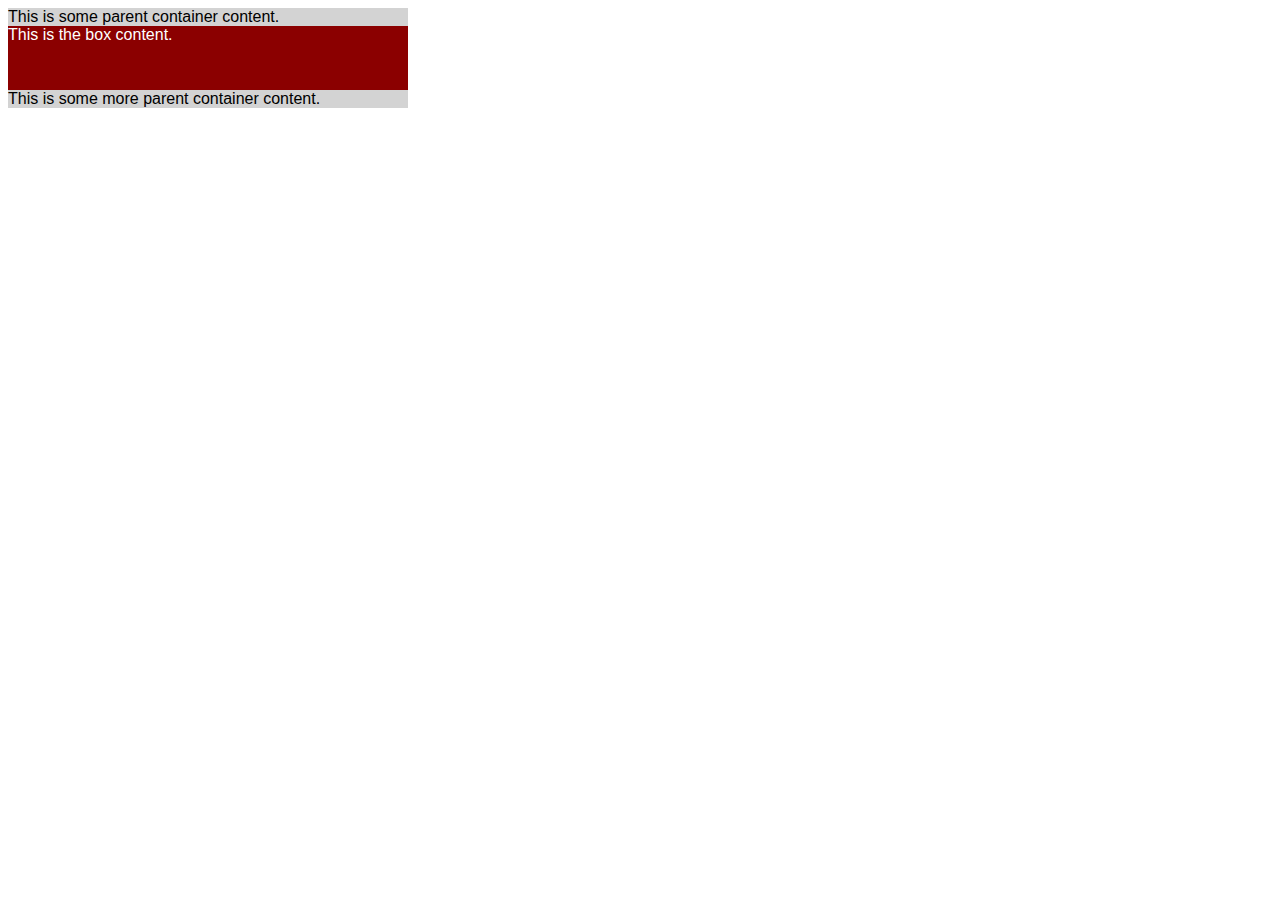
<file: in-lab-advanced-examples/puinote-lab01/example-box-model/index.html>
<html>
  <head>
    <link rel="stylesheet" href="./style.css" type="text/css" />
  </head>
  <body>
    <div id="parent">
      This is some parent container content.
      <div id="box">This is the box content.</div>
      This is some more parent container content.
    </div>
  </body>
</html>
</file>
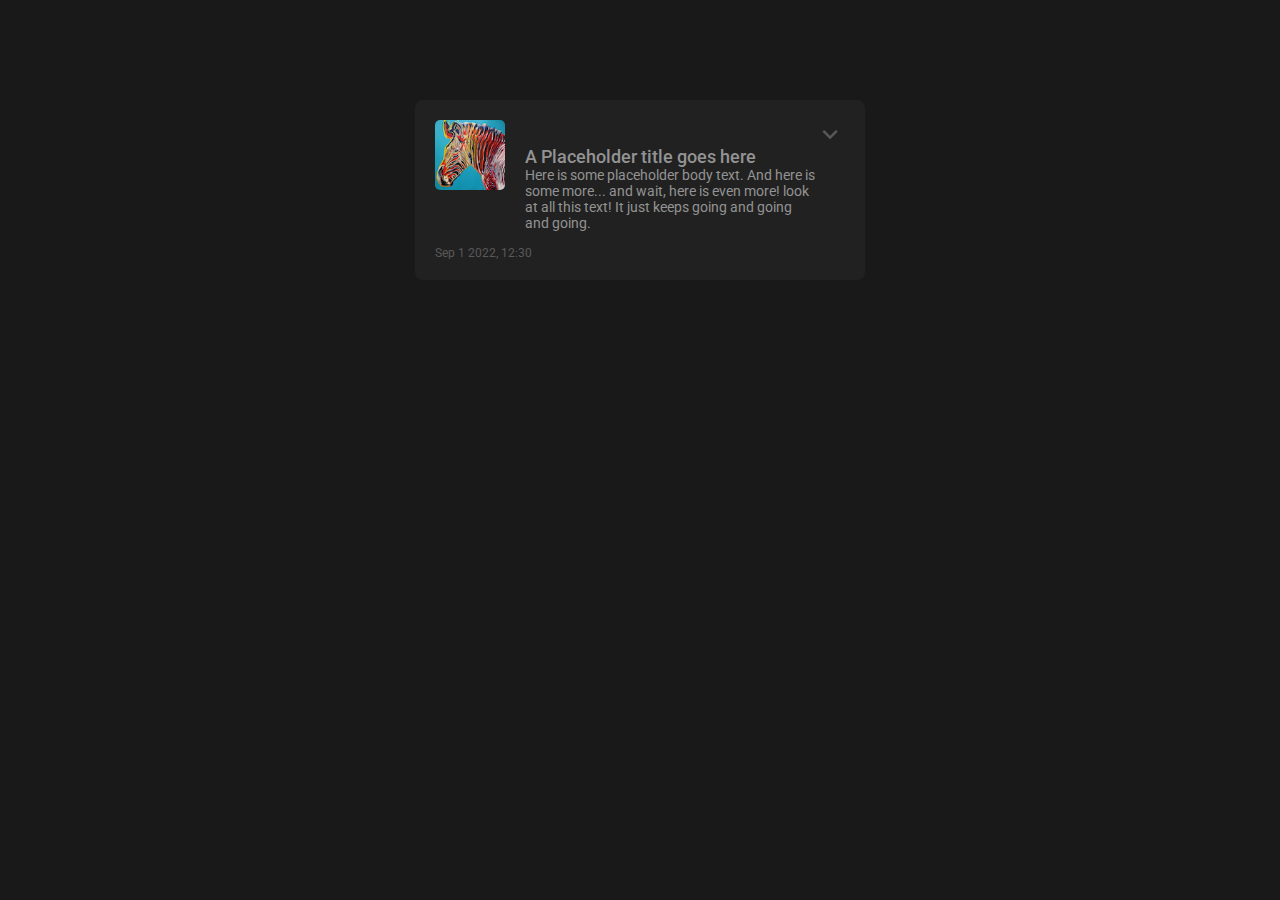
<file: in-lab-advanced-examples/puinote-lab01/puinote-end/index.html>
<!DOCTYPE html>

<html>

  <head>
    <title>PUI-NOTE Exercise 1</title>    
    
    <!-- Our application uses the fonts "Roboto" and "Roboto Mono". These are
    not installed on every computer, so we link to them (from Google Fonts)
    in the section below. -->
    <link rel="preconnect" href="https://fonts.googleapis.com">
    <link rel="preconnect" href="https://fonts.gstatic.com" crossorigin>
    <link href="https://fonts.googleapis.com/css2?family=Roboto+Mono:ital,wght@1,100;1,200&display=swap"
      rel="stylesheet">
    <link href="https://fonts.googleapis.com/css2?family=Roboto:wght@100;300;400;500;700;900&display=swap"
      rel="stylesheet">
    <link rel="stylesheet" href="https://fonts.googleapis.com/css2?family=Material+Symbols+Outlined:opsz,wght,FILL,GRAD@48,400,0,0" />
  
    <link rel="stylesheet" href="css/style.css"
  </head>


  <body>
    <div class="notecard">
      <div class="notecard-left">
        <div class="notecard-main-content">
          <img class="notecard-thumbnail" src="assets/warhol-zebra.png" />
          <div class="notecard-text">
            <div class="note-title">
              A Placeholder title goes here
            </div>
            <div class="note-body">
              Here is some placeholder body text. And here is some more...  and wait, here is even more! look at all this text! It just
              keeps going and going and going.
            </div>
          </div>
        </div>

        <div class="notecard-footer">
          Sep 1 2022, 12:30
        </div>
      </div>
      <div class="notecard-right">
        <div class="icon icon-expand material-symbols-outlined">
          expand_more
        </div>
        <div class="icon icon-collapse material-symbols-outlined">
          expand_less
        </div>
      </div>

    </div>
  </body>

</html>
</file>
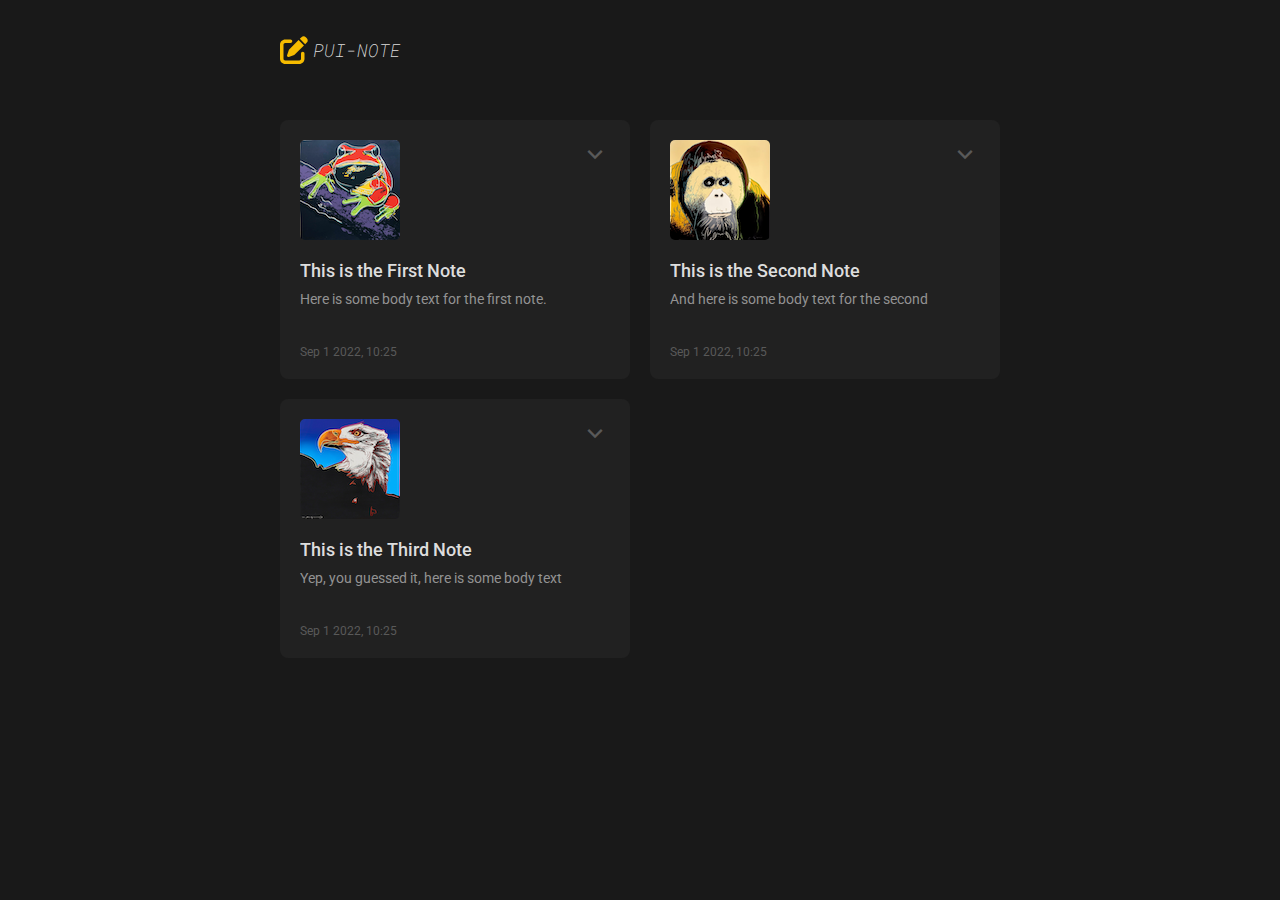
<file: in-lab-advanced-examples/puinote-lab02/puinote-end/index.html>
<!-- TODO: add comments -->
<!DOCTYPE html>

<!-- TODO: add comments -->
<html>

  <!-- TODO: add comments -->
  <head>
    <!-- TODO: add comments -->
    <meta name="viewport" content="width=device-width, initial-scale=1">

    <!-- Our application uses the fonts "Roboto" and "Roboto Mono". These are
      not installed on every computer, so we link to them (from Google Fonts)
      in the section below. -->
    <link rel="preconnect" href="https://fonts.googleapis.com">
    <link rel="preconnect" href="https://fonts.gstatic.com" crossorigin>
    <link href="https://fonts.googleapis.com/css2?family=Roboto+Mono:ital,wght@1,100;1,200&display=swap"
      rel="stylesheet">
    <link href="https://fonts.googleapis.com/css2?family=Roboto:wght@100;300;400;500;700;900&display=swap"
      rel="stylesheet">

    <!-- TODO: add comments -->
    <link rel="stylesheet" href="https://fonts.googleapis.com/css2?family=Material+Symbols+Outlined:opsz,wght,FILL,GRAD@48,400,0,0" />

    <!-- We always include our stylesheets last (after the Google Fonts, for
      instance), that way it takes precedence. If there are any conflicts, the
      browser will refer to the most recently loaded stylesheet. -->
    <link rel="stylesheet" href="css/base.css">
    <link rel="stylesheet" href="css/notecard.css">
    <link rel="stylesheet" href="css/editor.css">

    <script defer src="js/app.js"></script>
  </head>


  <!-- TODO: add comments -->
  <body>

    <!-- TODO: add comments -->
    <div id="container">

      <!-- TODO: add comments -->
      <header>
        <img id="logo-img" src="assets/pen-to-square-solid.svg" />
        <h1> PUI-NOTE </h1>
      </header>


      <!-- TODO: add comments -->
      <div id="notecard-list">

      <!-- TODO: add comments -->
        <div class="notecard" id="notecard-one">
          
          <!-- TODO: add comments -->
          <div class="notecard-left">
            
            <!-- TODO: add comments -->
            <div class="notecard-main-content">
              <img class="notecard-thumbnail" src="assets/warhol-zebra.png"/>
              <div class="notecard-text">
                <div class="note-title-container">
                  <div class="note-title">
                    Placeholder Title
                  </div>
                </div>
                <div class="note-body">
                  Here is some placeholder body text.
                </div>
              </div>
            </div>

              <!-- TODO: add comments -->
            <div class="notecard-footer">
              Aug 8 2022, 11:09
            </div>

          </div> <!-- END notecard-left -->


            <!-- TODO: add comments -->
          <div class="notecard-right">

              <!-- TODO: add comments -->
            <div class="icon icon-expand material-symbols-outlined">
              expand_more
            </div>
            <div class="icon icon-collapse material-symbols-outlined">
              expand_less
            </div>

              <!-- TODO: add comments -->
            <div class="toolbar">
              <div class="material-symbols-outlined icon icon-edit">
                edit
              </div>
              <div class="material-symbols-outlined icon icon-delete">
                delete
              </div>
            </div>
          </div> <!-- END notecard-right -->


        </div> <!-- END notecard -->
        <div class="notecard" id="notecard-two">
          
          <!-- TODO: add comments -->
          <div class="notecard-left">
            
            <!-- TODO: add comments -->
            <div class="notecard-main-content">
              <img class="notecard-thumbnail" src="assets/warhol-zebra.png"/>
              <div class="notecard-text">
                <div class="note-title-container">
                  <div class="note-title">
                    Placeholder Title
                  </div>
                </div>
                <div class="note-body">
                  Here is some placeholder body text.
                </div>
              </div>
            </div>

              <!-- TODO: add comments -->
            <div class="notecard-footer">
              Aug 8 2022, 11:09
            </div>

          </div> <!-- END notecard-left -->


            <!-- TODO: add comments -->
          <div class="notecard-right">

              <!-- TODO: add comments -->
            <div class="icon icon-expand material-symbols-outlined">
              expand_more
            </div>
            <div class="icon icon-collapse material-symbols-outlined">
              expand_less
            </div>

              <!-- TODO: add comments -->
            <div class="toolbar">
              <div class="material-symbols-outlined icon icon-edit">
                edit
              </div>
              <div class="material-symbols-outlined icon icon-delete">
                delete
              </div>
            </div>
          </div> <!-- END notecard-right -->


        </div> <!-- END notecard -->
        <div class="notecard" id="notecard-three">
          
          <!-- TODO: add comments -->
          <div class="notecard-left">
            
            <!-- TODO: add comments -->
            <div class="notecard-main-content">
              <img class="notecard-thumbnail" src="assets/warhol-zebra.png"/>
              <div class="notecard-text">
                <div class="note-title-container">
                  <div class="note-title">
                    Placeholder Title
                  </div>
                </div>
                <div class="note-body">
                  Here is some placeholder body text.
                </div>
              </div>
            </div>

              <!-- TODO: add comments -->
            <div class="notecard-footer">
              Aug 8 2022, 11:09
            </div>

          </div> <!-- END notecard-left -->


            <!-- TODO: add comments -->
          <div class="notecard-right">

              <!-- TODO: add comments -->
            <div class="icon icon-expand material-symbols-outlined">
              expand_more
            </div>
            <div class="icon icon-collapse material-symbols-outlined">
              expand_less
            </div>

              <!-- TODO: add comments -->
            <div class="toolbar">
              <div class="material-symbols-outlined icon icon-edit">
                edit
              </div>
              <div class="material-symbols-outlined icon icon-delete">
                delete
              </div>
            </div>
          </div> <!-- END notecard-right -->


        </div> <!-- END notecard -->

      </div> <!-- END notecard-list -->


      <!-- TODO: add comments -->
      <div id="note-editor">
        
        <!-- TODO: add comments -->
        <div id="btn-new-note">
          EDIT NOTE
        </div>

        <!-- TODO: add comments -->
        <div class="note-editor-contents">

          <!-- TODO: add comments -->
          <div class="note-editor-left">

            <!-- TODO: add comments -->

            <!-- TODO: add comments -->
            <form>
              <input id="note-editor-title" placeholder="Title of Your Note..."
                name="dummy" maxlength="50"></input>
              <textarea id="note-editor-body" placeholder="Body of Your Note..."
                rows="15" maxlength="1000"></textarea>
            </form>

          </div>

          <!-- TODO: add comments -->
          <div class="note-editor-right">
            <div class="material-symbols-outlined icon icon-done">
              done
            </div>
          </div>

        </div> <!-- END note-editor-contents -->

      </div> <!-- END note-editor -->


    </div> <!-- END container -->


  </body>
</html>
</file>
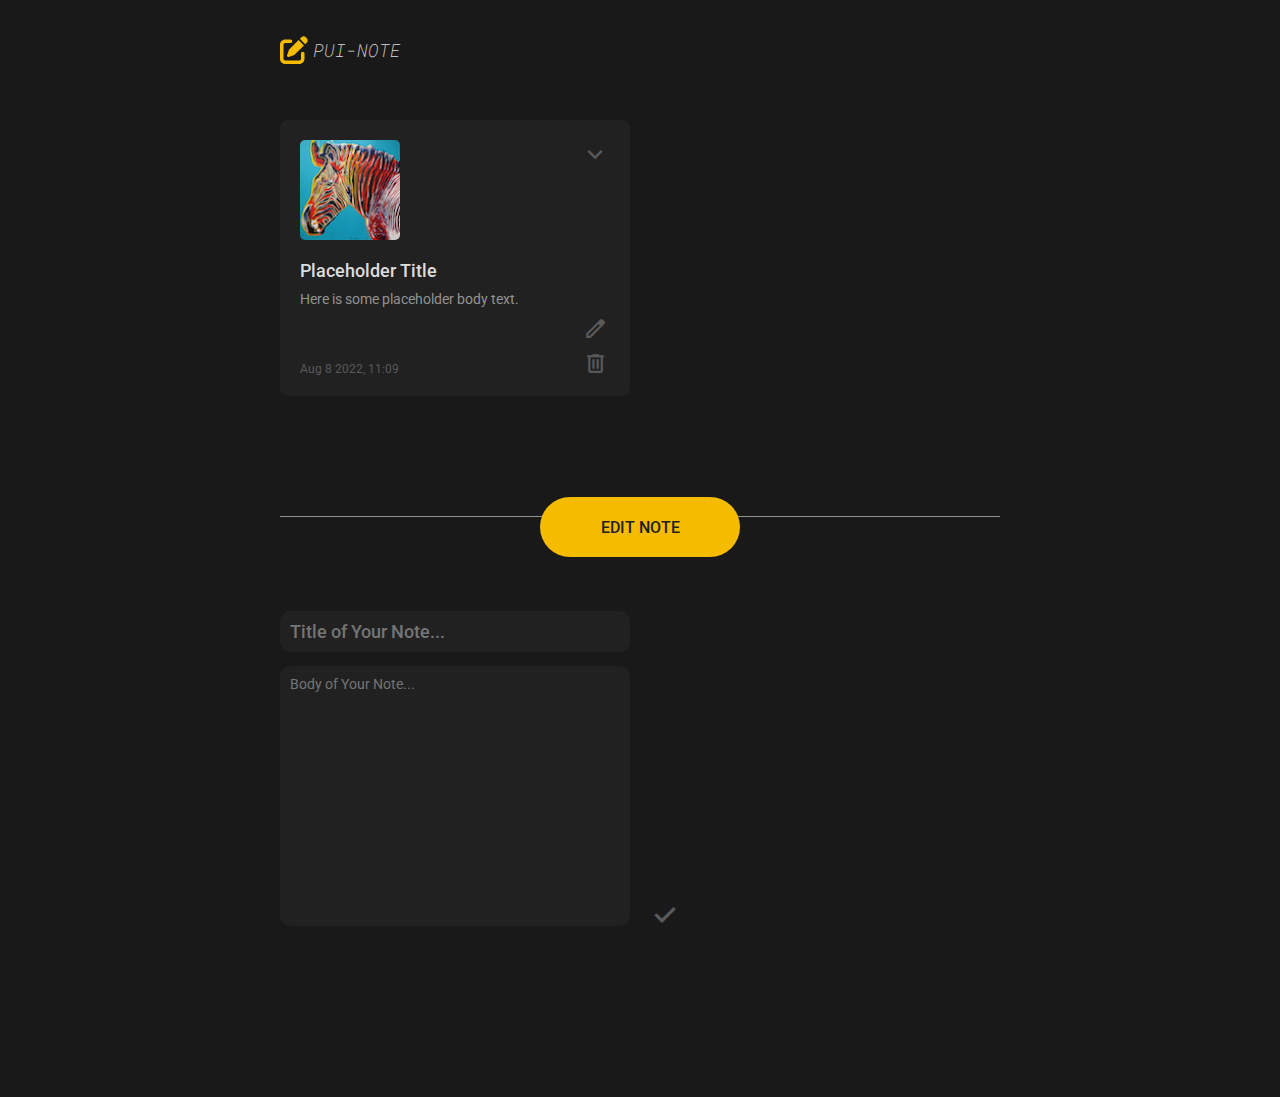
<file: in-lab-advanced-examples/puinote-lab02/puinote-start/index.html>
<!-- TODO: add comments -->
<!DOCTYPE html>

<!-- TODO: add comments -->
<html>

  <!-- TODO: add comments -->
  <head>
    <!-- TODO: add comments -->
    <meta name="viewport" content="width=device-width, initial-scale=1">

    <!-- Our application uses the fonts "Roboto" and "Roboto Mono". These are
      not installed on every computer, so we link to them (from Google Fonts)
      in the section below. -->
    <link rel="preconnect" href="https://fonts.googleapis.com">
    <link rel="preconnect" href="https://fonts.gstatic.com" crossorigin>
    <link href="https://fonts.googleapis.com/css2?family=Roboto+Mono:ital,wght@1,100;1,200&display=swap"
      rel="stylesheet">
    <link href="https://fonts.googleapis.com/css2?family=Roboto:wght@100;300;400;500;700;900&display=swap"
      rel="stylesheet">

    <!-- TODO: add comments -->
    <link rel="stylesheet" href="https://fonts.googleapis.com/css2?family=Material+Symbols+Outlined:opsz,wght,FILL,GRAD@48,400,0,0" />

    <!-- We always include our stylesheets last (after the Google Fonts, for
      instance), that way it takes precedence. If there are any conflicts, the
      browser will refer to the most recently loaded stylesheet. -->
    <link rel="stylesheet" href="css/base.css">
    <link rel="stylesheet" href="css/notecard.css">
    <link rel="stylesheet" href="css/editor.css">

  </head>


  <!-- TODO: add comments -->
  <body>

    <!-- TODO: add comments -->
    <div id="container">

      <!-- TODO: add comments -->
      <header>
        <img id="logo-img" src="assets/pen-to-square-solid.svg" />
        <h1> PUI-NOTE </h1>
      </header>


      <!-- TODO: add comments -->
      <div id="notecard-list">

      <!-- TODO: add comments -->
        <div class="notecard expanded" id="notecard-one">
          
          <!-- TODO: add comments -->
          <div class="notecard-left">
            
            <!-- TODO: add comments -->
            <div class="notecard-main-content">
              <img class="notecard-thumbnail" src="assets/warhol-zebra.png"/>
              <div class="notecard-text">
                <div class="note-title-container">
                  <div class="note-title">
                    Placeholder Title
                  </div>
                </div>
                <div class="note-body">
                  Here is some placeholder body text.
                </div>
              </div>
            </div>

              <!-- TODO: add comments -->
            <div class="notecard-footer">
              Aug 8 2022, 11:09
            </div>

          </div> <!-- END notecard-left -->


            <!-- TODO: add comments -->
          <div class="notecard-right">

              <!-- TODO: add comments -->
            <div class="icon icon-expand material-symbols-outlined">
              expand_more
            </div>
            <div class="icon icon-collapse material-symbols-outlined">
              expand_less
            </div>

              <!-- TODO: add comments -->
            <div class="toolbar">
              <div class="material-symbols-outlined icon icon-edit">
                edit
              </div>
              <div class="material-symbols-outlined icon icon-delete">
                delete
              </div>
            </div>
          </div> <!-- END notecard-right -->


        </div> <!-- END notecard -->


      </div> <!-- END notecard-list -->


      <!-- TODO: add comments -->
      <div id="note-editor" class="edit-mode">
        
        <!-- TODO: add comments -->
        <div id="btn-new-note">
          EDIT NOTE
        </div>

        <!-- TODO: add comments -->
        <div class="note-editor-contents">

          <!-- TODO: add comments -->
          <div class="note-editor-left">

            <!-- TODO: add comments -->

            <!-- TODO: add comments -->
            <form>
              <input id="note-editor-title" placeholder="Title of Your Note..."
                name="dummy" maxlength="50"></input>
              <textarea id="note-editor-body" placeholder="Body of Your Note..."
                rows="15" maxlength="1000"></textarea>
            </form>

          </div>

          <!-- TODO: add comments -->
          <div class="note-editor-right">
            <div class="material-symbols-outlined icon icon-done">
              done
            </div>
          </div>

        </div> <!-- END note-editor-contents -->

      </div> <!-- END note-editor -->


    </div> <!-- END container -->


  </body>
</html>
</file>
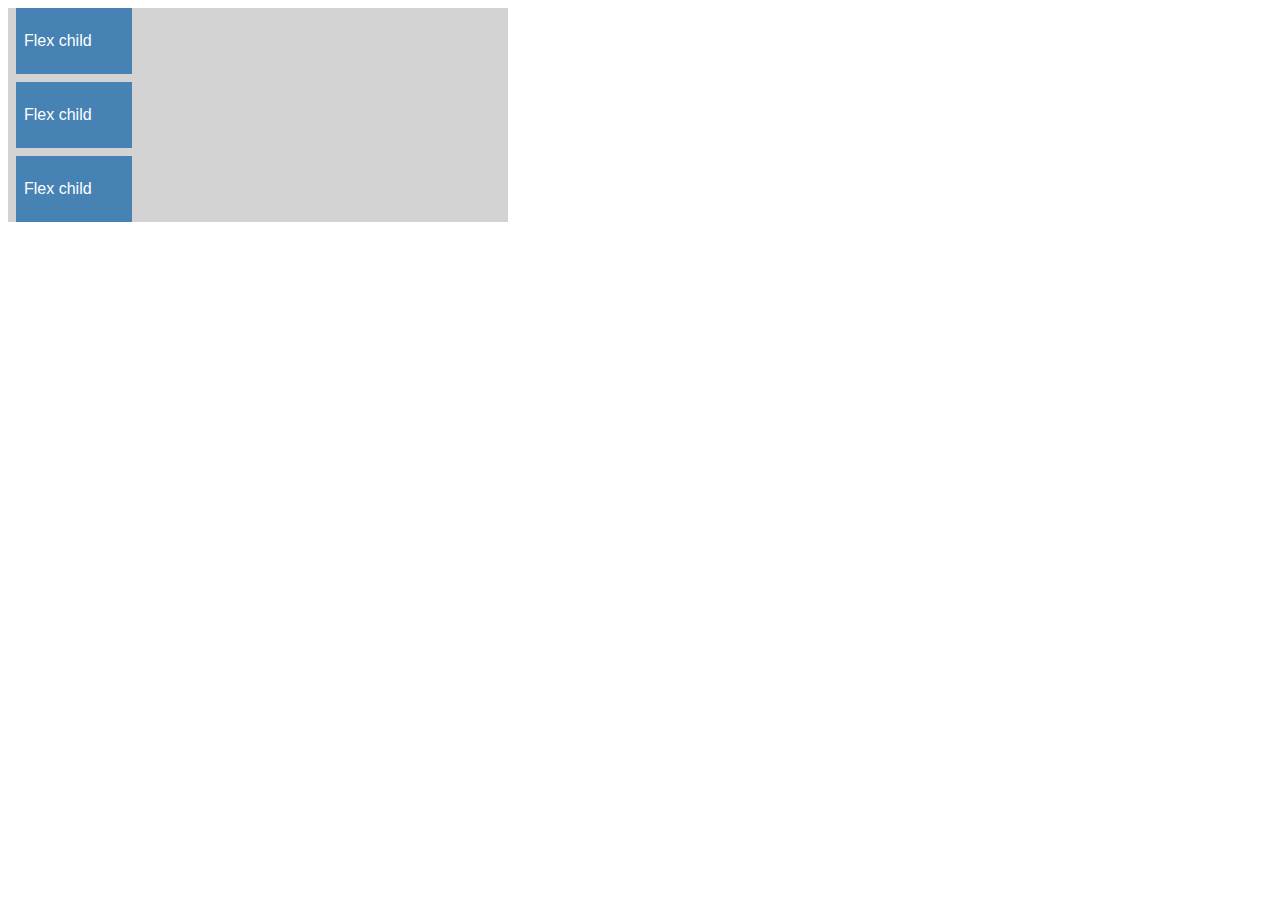
<file: in-lab-examples/puinote-lab02/example-flexbox-intro/index.html>
<html>
  <head>
    <link rel="stylesheet" href="./style.css" type="text/css" />
    <!-- <link rel="stylesheet" href="./style_solution.css" type="text/css" /> -->
  </head>
  <body>
    <div class="row">
      <div>
        <p>Flex child</p>
      </div>
      <div>
        <p>Flex child</p>
      </div>
      <div>
        <p>Flex child</p>
      </div>
    </div>
  </body>
</html>
</file>
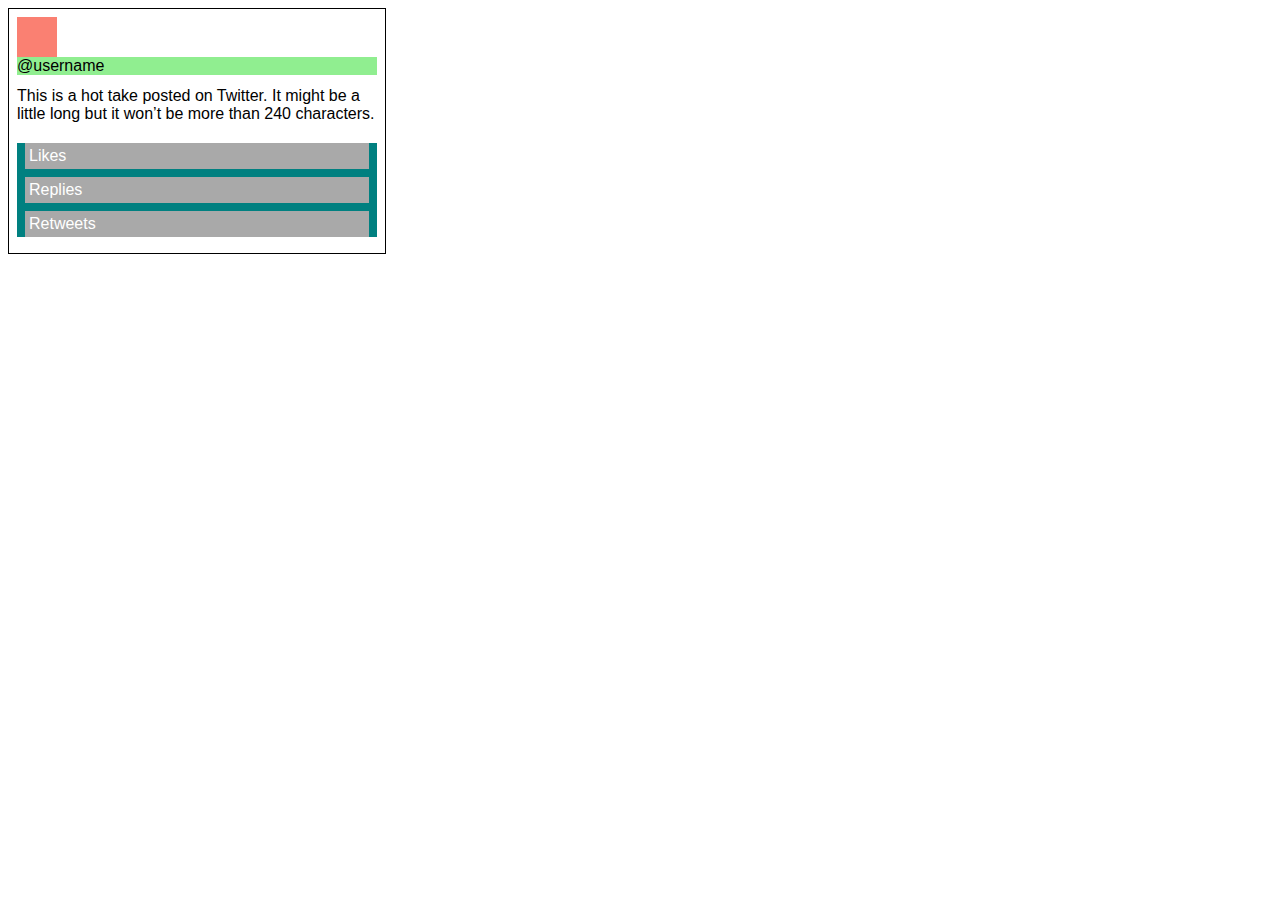
<file: in-lab-examples/puinote-lab02/example-flexbox-tweet/index.html>
<html>
  <head>
    <link rel="stylesheet" href="./style.css" type="text/css" />
    <!-- <link rel="stylesheet" href="./style_solution.css" type="text/css" /> -->
  </head>
  <body>
    <div class="tweet">
      <div class="header">
        <div class="profile-pic"></div>
        <div class="name">@username</div>
      </div>
      <div class="tweet-text">
        This is a hot take posted on Twitter. It might be a little long but it
        won’t be more than 240 characters.
      </div>
      <div class="footer">
        <div class="footer-element">Likes</div>
        <div class="footer-element">Replies</div>
        <div class="footer-element">Retweets</div>
      </div>
    </div>
  </body>
</html>
</file>
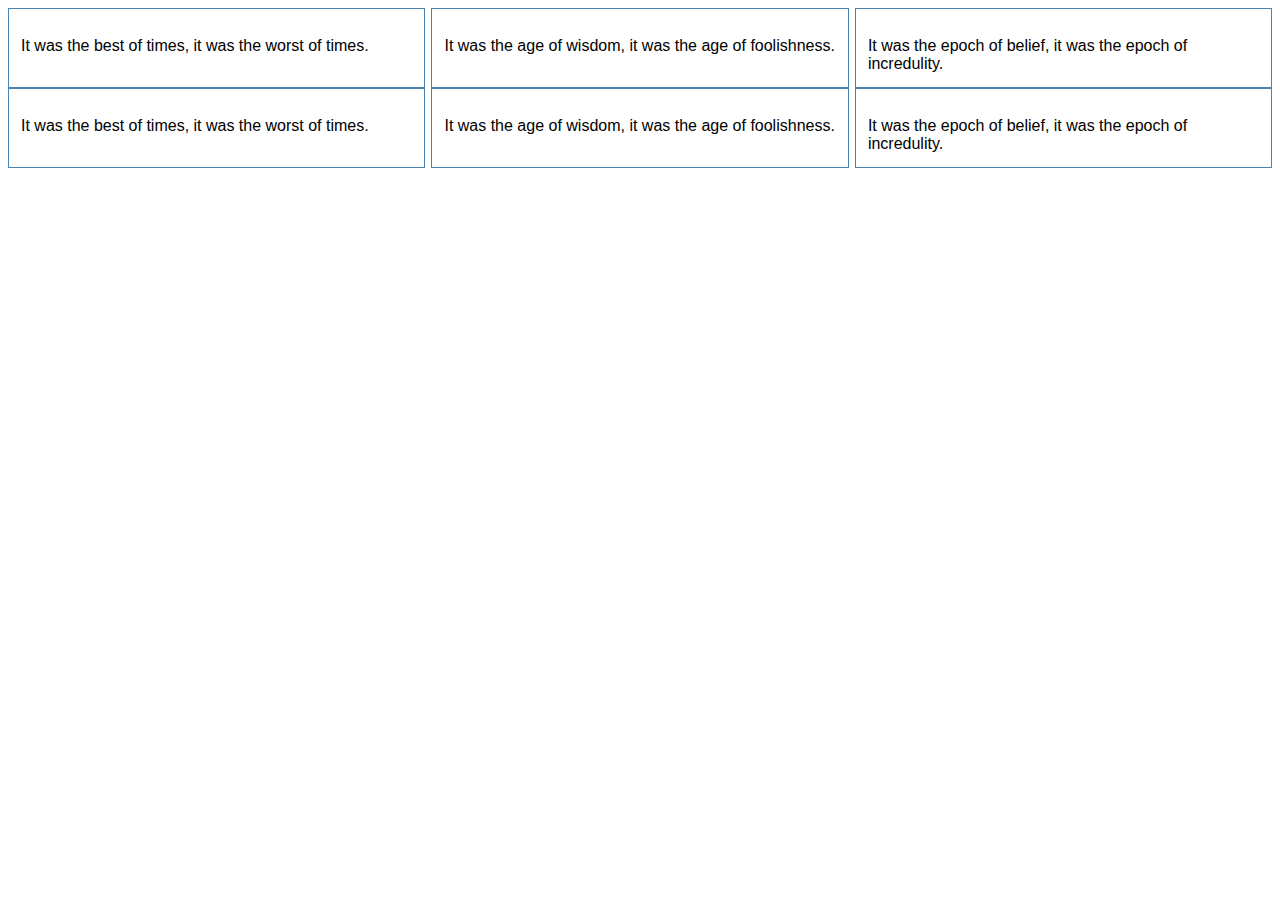
<file: in-lab-examples/puinote-lab02/example-media-queries/index.html>
<html>
  <head>
    <link rel="stylesheet" href="./style.css" type="text/css" />
    <!-- <link rel="stylesheet" href="./style_solution.css" type="text/css" /> -->
  </head>
  <body>
    <div class="container">
      <div class="column">
        <p>It was the best of times, it was the worst of times.</p>
      </div>
      <div class="column">
        <p>It was the age of wisdom, it was the age of foolishness.</p>
      </div>
      <div class="column">
        <p>It was the epoch of belief, it was the epoch of incredulity.</p>
      </div>
    </div>
    <div class="container responsive">
      <div class="column responsive">
        <p>It was the best of times, it was the worst of times.</p>
      </div>
      <div class="column responsive">
        <p>It was the age of wisdom, it was the age of foolishness.</p>
      </div>
      <div class="column responsive">
        <p>It was the epoch of belief, it was the epoch of incredulity.</p>
      </div>
    </div>
  </body>
</html>
</file>
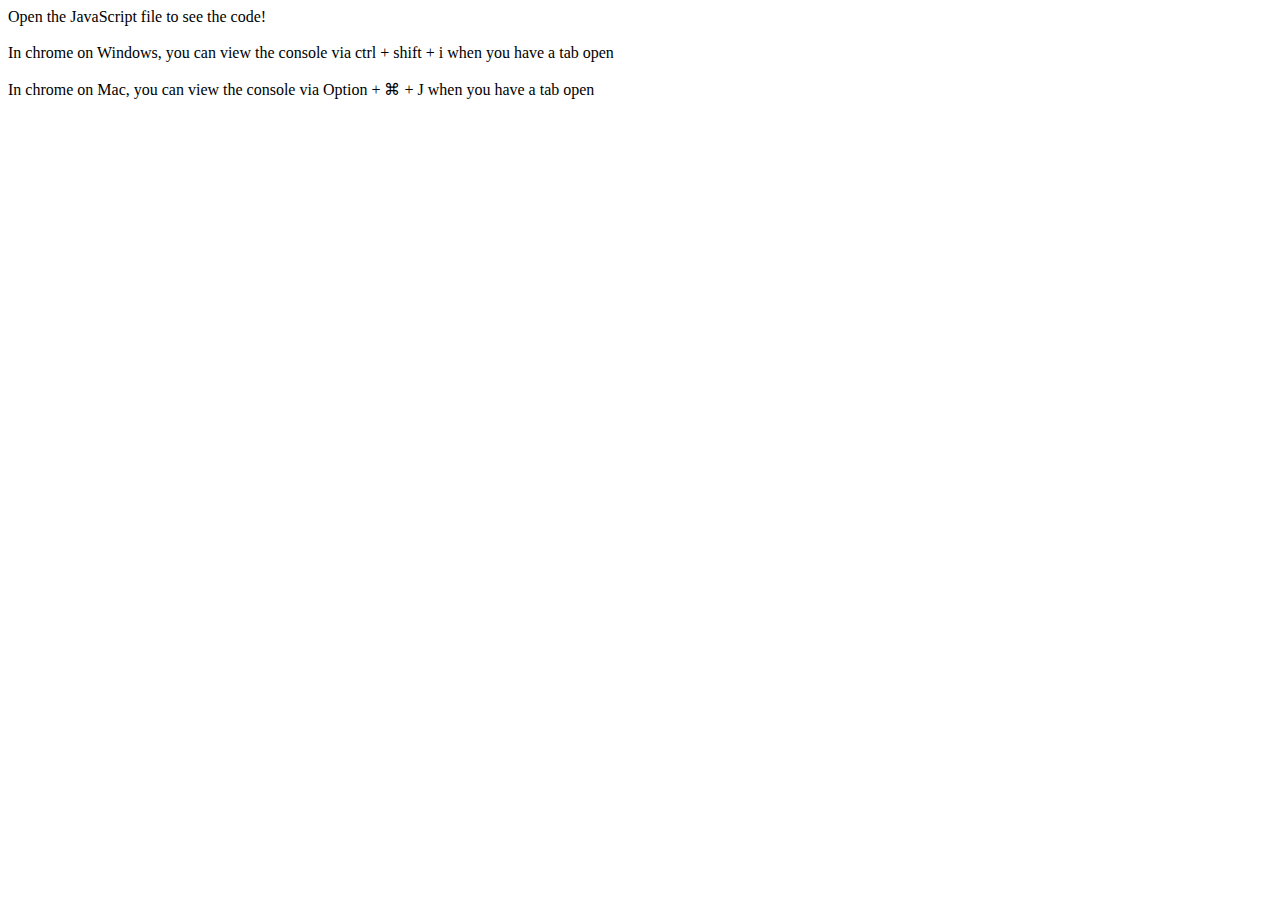
<file: in-lab-examples/puinote-lab03/myCar_object/index.html>
<html>
  <head>
    <script src="script.js" type="text/javascript"></script>
  </head>
  <body>
    <div>Open the JavaScript file to see the code!</div> <br >
    <div>In chrome on Windows, you can view the console via ctrl + shift + i when you have a tab open</div> <br >
    <div>In chrome on Mac, you can view the console via Option + ⌘ + J when you have a tab open</div> 
  </body>
</html>
</file>
<file: in-lab-advanced-examples/puinote-lab01/example-box-model/style.css>
body {
  font-family: sans-serif;
}

#parent {
  background-color: lightgray;
  width: 400px;
}

#box {
  background-color: darkred;
  color: white;
  height: 64px;

  /* Uncomment these to see how they affect the layout... */
  /* margin: 12px; */
  /* margin: 18px 6px 12px 24px; */
  /* border: 5px solid goldenrod; */
  /* padding: 8px; */
}
</file>
<file: in-lab-advanced-examples/puinote-lab01/puinote-end/css/style.css>
body {
  /* Set the default font family and font color for our application. */
  font-family: Roboto, Arial, Helvetica, sans-serif;
  font-size: 14px;
  color: #939393;

  /* Set the background color (dark mode UI!) */
  background-color: #191919;
}


.notecard {
  width: 450px;
  height: 180px;
  border-radius: 8px;
  background-color: #212121; 
  margin: 100px auto 0px auto;
  padding: 20px;
  box-sizing: border-box;

  display: flex;
}

.notecard-left {
  width: auto;
  flex-grow: 1;
}

.notecard-right {
  margin-left: auto;
  width: 30px;
  flex-shrink: 0;
}

.note-title {
  font-size: 18px;
  font-weight: 500;
}

.note-body {
  font-size: 14px;
  font-weight: 400;
  color: #939393;
}

.notecard-main-content {
  display: flex;
}

.notecard-thumbnail {
  width: 70px;
  height: 70px;

  object-fit: cover;
  border-radius: 5px;
}

.notecard-text {
  margin-top: 26px;
  margin-left: 20px;
}

.notecard-title {
  margin-bottom: 10px;
}

.notecard-footer {
  margin-top: 15px;
  font-size: 12px;
  color: #595959;
}

.icon {
  width: 30px;
  height: 30px;
  font-size: 30px;
  color: #595959;
}

.icon-collapse {
  display: none;
}

.icon:hover {
  color: #dddddd;
  background-color: #393939;
  border-radius: 5px;
  cursor: pointer;
}
</file>
<file: in-lab-advanced-examples/puinote-lab02/puinote-end/css/base.css>
/* ---------- BODY ---------------------------------------------------------- */

body {
  /* Some browsers (like Chrome) include a small margin around the <body> by
    default. Our application doesn't need this margin (we would like the UI to
    extend all the way to the top and bottom of the screen), so we remove this
    margin below.
  */
  margin: 0px;
  padding: 0px;

  /* Set the default font family and font color for our application. */
  font-family: 'Roboto';
  color: #dddddd;

  /* Set the background color (dark mode UI!) */
  background-color: #191919;
}

/* ---------- CONTAINER ----------------------------------------------------- */

/* The #container div holds all of elements. This makes responsive designs
    easier to implement, since we can resize the container and many of the
    child elements will adapt automatically. In our design, the header and
    footer are both children of the #container div, though this is not always
    the case in practice (some web designers choose to have these elements
    outside of the container).
*/
#container {
  /* By default, our container is 490px wide. (We will change this for larger
    screens, see @media query below. */
  width: 490px;

  /* Set top and bottom margins to 0px. Set left and right margins to "auto",
    which will center our container div within the page. */
  margin: 0px auto;

  /* padding: 0px 20px; */
}

/* For screens that have a width of 769px or above (laptops/desktops), apply
    this rule... */
@media (min-width: 769px) {
  /* For larger screens (bigger than tablets) we expand the container width. */
  #container {
    width: 720px;
  }
}

/* For screens that have a width of 520px or below (mobile) apply this rule: */
@media (max-width: 520px) {
  #container {
    width: auto;
    padding: 0px 20px;
  }
}

/* ---------- HEADER -------------------------------------------------------- */

/* This element contains our logo image and header text. It is fixed at the
    top of the screen. */
header {
  /* Set display to flex. Since the header is a flexbox element, and the default
    flow is horizontal, both of its children (logo image and header text) will
    sit on the same line.
  */
  display: flex;

  width: inherit; /* Copy the width value from parent element (#container). */
  height: 100px;

  /* Set position to "fixed" so that when the user scrolls, the header element
    stays in the same location. */
  position: fixed;
  top: 0px; /* Position this element at the top of the screen. */

  /* Vertically center all child elements (the logo image and header text). */
  align-items: center;

  /* Choose the same background color as the rest of the page. When user scrolls
    up, the notecards will be hidden behind this header div. (With no background
    color, the background would be transparent and we would see the notecards.)
  */
  background-color: #191919;
}

@media (max-width: 520px) {
  header {
    width: calc(100% - 40px);
  }
}

/* This rule applies to <h1> elements that are children of <header>. (In other
    words, our "PUI-NOTE" header text.)
*/
header h1 {
  /* Add a margin so that our header text is not directly next to the logo. */
  margin-left: 5px;

  /* Set the font for the header text. First the browser will try to use
    'Roboto Mono'. (This is a font from Google Fonts, which we include in
    index.html.) If 'Roboto Mono' can't be retrieved, the browswer will try
    to 'Courier New'. If that fails, it will use the default monospace font.
  */
  font-family: 'Roboto Mono', 'Courier New', monospace;
  font-size: 18px;
  font-weight: 200; /* Font weights go from 100 (lightest) to 900 (boldest) */
  font-style: italic;
}

/* This is our yellow logo image (pencil in a box). */
#logo-img {
  /* By default, our logo image is pretty big! Scale it down to 28x28 px. */
  width: 28px;
  height: 28px;
}

/* ---------- NOTECARDS ----------------------------------------------------- */

/* This div contains all of our notecards. */
#notecard-list {

  /* Our #notecard-list is a flexbox. This means that by default, the browser
    will try to shove all of the child elements (notecards) on the same line,
    even if it means shrinking the width of the elements. But! Since we set the
    flex-wrap property to 'wrap', the browser will instead place overflowing
    elements on a new line, which is what we want.

    As a result, for laptop/desktop screens, we will have two notecards per
    line, tablet-sized screens, we will have one notecard per line.
  */ 
  display: flex;
  flex-wrap: wrap;

  /* Add a margin at the top, so that when the user scrolls to the top of the
    page, the notecards are note covered up by the header element. */
  margin-top: 100px;

  /* Add an extra margin on the bottom, so that when a user scrolls to the
      end of the page, the notecards are not covered up by the "START A NEW
      NOTE" button.
  */
  margin-bottom: 120px;

  /* The following two properties are relevant when there are multiple notecards
    on each row (larger screens): */

  /* All "extra space" in the row should go in-between the notecard elements (no
    space at the edges of parent div). */
  justify-content: space-between;

  /* Within each row, the top of the notecards should be aligned. (Notecards
    may have different heights when they are expanded.) If we set this
    property to "flex-end" then notecards would be aligned at the bottom edge.
    If we set to "center", then they would be aligned at the middle. */
  align-items: flex-start;
}

/*
  (See notecard.css)
  To keep things organized, the notecard styles are in a separate file.
*/


/* ---------- NOTE EDITOR PANEL --------------------------------------------- */

/*
  (See editor.css)
  To keep things organized, the note editor styles are in a separate file.
*/


/* ---------- ICONS (NOTECARDS AND EDITOR) ---------------------------------- */

/* TODO: Add comments */
.icon {
  width: 30px;
  height: 30px;
  font-size: 30px;
  color: #595959;

  cursor: pointer;
  user-select: none;
}

/* TODO: Add comments */
.icon:hover {
  color: #dddddd
}
</file>
<file: in-lab-advanced-examples/puinote-lab02/puinote-end/css/notecard.css>
/* This represents a single notecard. */
.notecard {

  /* Since this notecard is a flexbox, the children of the notecard will sit
    on the same line (instead of stacking on top of each other). This allows
    us to divide the notecard into a left side (main content + footer) and a
    right side (expand/collapse + toolbar).
  */
  display: flex;
  
  /* Set default width for the notecard (this will be the width when notecards
    are all in a single column). For larger screens, we adjust this width, see
    the @media query below. */
  /* width: 450px; */
  width: 100%; 
  
  
  /* Add a margin to the top of the notecard, so that when they are all stacked
    together, there is a space in between each card. */
  margin-top: 20px;
  
  /* Add some padding, so that there is a buffer zone between the edge of the
    notecard and the content inside. */
  padding: 20px;
  
  /* Add rounded corners for the notecard. */
  border-radius: 8px;
  
  /* Notecard background is slightly lighter than the webpage background. */
  background-color: #212121;
}
  
/* For larger screen sizes (769px and above) we change the notecard width. We
  actually make the notecards a bit smaller, but since we also make the
  #container element larger, there will now be two notecards per row, instead
  of just one notecard per row.
*/
@media (min-width: 769px) {
  .notecard {
    width: 310px;
  }
}

/* The right side of the notecard will contain the expand/collpase icon and the
  toolbar with the edit and delete icons. */
.notecard-right{
  /* Make this div a flexbox, so we can more easily position and align the
    child divs. Note that we've set flex-direction to "column", because we
    want the child divs (expand/collpase and toolbar) to stack vertically.
  */
  display: flex;
  flex-direction: column;

  /* Set sidebar width to 30px. */
  width: 30px;
}

/*  The left side of the notecard will contain the main content and footer. */
.notecard-left {
  /* The right side of the notecard only takes 30px of space. For the left side,
    we set flex-grow to 1, so it will expand and take up the remaining area. */
  flex-grow: 1; 
}

/* ---------- NOTECARD LEFT SIDE CONTENTS ----------------------------------- */


/* This div contains the note image and note text (title and body). The footer
is in a separate div. */
.notecard-main-content {
  /* This div has two children, "notecard-thumbnail" and "notecard-text". By
    default, we would like these child elements to be on the same line, so we
    make the parent element ("notecard-main-content") a flexbox.
    
    However! For certain screen sizes (two notecards per row), we would like
    the "notecard-text" div to be positioned below the "notecard-thumbnail"
    element (on a a new line). To achieve this, we add the flex-wrap: wrap
    property, and change the width of the "notecard-text" div with a
    @media query (see notecard-text style, later in this stylesheet.)
  */
  display: flex;
  flex-wrap: wrap;

  /* Set the minimum height for all notecard content (this is the contracted
    state). If the content expands beyond 75px (for example, when the user
    clicks the "expand" icon), the height will adjust automatically. */
  min-height: 75px;
  }

  /* TODO: add comments */
  @media (min-width: 769px) {
  .notecard-main-content {
    align-content: flex-start;
    min-height: 190px;
  }
}


/* This is the animal image that is displayed on each notecard. */
.notecard-thumbnail {
  /* We want our image to fit into a 70x70 px square. */
  width: 70px;
  height: 70px;

  /* Image will be positioned so that it covers the entire 70x70 px area. It
    will be scaled down, but keep the same aspect ratio. Any parts of the image
    that fall outside of the 70x70 area will be clipped. */
  object-fit: cover;

  /* Add some rounded corners to the image. */
  border-radius: 5px;
}

/* For larger screen sizes, we will use a larger animal image (100x100 px). */
@media (min-width: 769px) {
  .notecard-thumbnail {
    width: 100px;
    height: 100px;
  }
}


/* This div contains the note title text and note body text. */
.notecard-text {
  /* The width should be 100% of the parent div, MINUS the width of the
  70px thumbnail image and the 20px left margin. */
  width: calc(100% - 70px - 20px);

  /* Add a margin on the left side, so there is some space between the thumbnail
    image and the note text. */
  margin-left: 20px;

  /* Alternatively, we could use the flex-grow property. This causes the div to
    expand so that it takes up the remaining horizontal space in the parent. */
  /* flex-grow: 1; */

}

/* For larger screens, we want the title and body text to be on a new line,
    below the animal image. We set the width to be 100% of the parent div. Then,
    because of the "flex-wrap: wrap" property in the parent
    (.notecard-main-content), the .notecard-text div is pushed onto a new line.
*/
@media (min-width: 769px) {
  .notecard-text {
    width: 100%;
    margin-left: 0px; /* Remove the left margin. */
  }
}



.note-title-container {
  height: 42px;
  margin-top: 5px;
  margin-bottom: 10px;
  display: flex;

}
@media (min-width: 769px) {
.note-title-container {
  height: auto;
  margin-top: 20px;
}
}


.note-title {
font-weight: 500;
font-size: 18px;

max-height: 100%;

align-self: flex-end;



overflow: hidden;
}




.note-body {
font-weight: 400;
font-size: 14px;
color: #939393;


overflow: hidden;

max-height: 16px;

}

.expanded .note-body {
min-height: 36px;
max-height: none;
}

@media (min-width: 769px) {
.expanded .note-body {
  min-height: 56px;
}
}

.notecard-footer {
margin-top: 15px;
font-size: 12px;
color: #595959
}

/* ---------- NOTECARD RIGHT SIDE CONTENTS----------------------------------- */


.toolbar {
flex-grow: 1;

display: flex;
flex-direction: column;
justify-content: flex-end;
align-items: center;
}

.notecard .toolbar .icon {
display: none;
}

.notecard.expanded .toolbar .icon {
display: block;
}

.toolbar .icon {
width: 25px;
height: 25px;
font-size: 25px;
text-align: center;
margin-top: 10px;
vertical-align: middle;
}

.icon-collapse {
display: none;
}

.notecard.expanded .icon-collapse {
display: block;
}

.notecard.expanded .icon-expand {
display: none;
}


.btn-expand-collapse {
  width: 30px;
  height: 30px;
  color: red;
  cursor: pointer;
  user-select: none;
}

.btn-expand-collapse:hover {
  background-color: green;
  color: #dddddd
}
</file>
<file: in-lab-advanced-examples/puinote-lab02/puinote-end/css/editor.css>
/* ---------- NOTE EDITOR PANEL --------------------------------------------- */

/* TODO: Add comments */
#note-editor {
  bottom: calc(-580px + 80px);

  width: inherit;
  height: 580px;
  background-color: #191919;
  border-top: 1px solid #939393;

  transition-property: bottom;
  transition-duration: 500ms;    
}


/* TODO: Add comments */
#note-editor.edit-mode {
  bottom: 0px;
}


/* TODO: Add comments */
.note-editor-contents {
  margin-top: 20px;
  display: flex;
}


/* TODO: Add comments */
.note-editor-left {
  width: 350px;
}


/* TODO: Add comments */
.note-editor-right {
  margin-left: 20px;
  align-self: flex-end;
  display: flex;
  flex-direction: column;
}


/* ---------- "START A NEW NOTE" BUTTON ------------------------------------- */

/* TODO: Add comments */
#btn-new-note {
  display: flex;
  align-items: center;
  justify-content: center;
  width: 200px;
  height: 60px;
  background-color: #f5bb00;
  border-radius: 30px;
  font-size: 16px;
  font-weight: 500;
  color: #212121;

  cursor: pointer;
  user-select: none;

  margin: 0 auto;
  position: relative;
  top: -20px;
}

/* TODO: Add comments */
#note-editor.edit-mode #btn-new-note {
  pointer-events: none;
}

#note-editor {
  display: none;
}

#note-editor.edit-mode {
  display: block;
}


/* ---------- CLICKABLE ANIMAL IMAGE ---------------------------------------- */

/* TODO: Add comments */
.note-editor-img {
  padding: 10px;
  background-color: #212121;
  border-radius: 10px;
  width: 100px;
  height: 100px;
  object-fit: cover;
  cursor: pointer;
}


/* TODO: Add comments */
.note-editor-img:active {
  background-color: #34242f;
}


/* TODO: Add comments */
.note-editor-img img {
  border-radius: 5px;
  width: 100%;
  height: 100%;
  object-fit: cover;
  user-select: none;
}


/* ---------- TEXT INPUT AREAS ---------------------------------------------- */

/* TODO: Add comments */
#note-editor input,textarea {
  margin-top: 14px;
}


/* TODO: Add comments */
input {
  background-color: #212121;
  border: none;
  padding: 10px;
  border-radius: 10px;

  color: #dddddd;
  font-weight: 500;
  font-size: 18px;
  font-family: 'Roboto';
  resize: none;

  width: 330px;
  overflow: hidden;
  display: block;

}


/* TODO: Add comments */
input:focus {
  background-color: gold;
  background-color: #34242f;
  /* border: none; */
  outline: none;
}


/* TODO: Add comments */
textarea {
  background-color: #212121;
  border: none;
  padding: 10px;
  border-radius: 10px;

  color: #dddddd;
  font-weight: 500;
  font-size: 18px;
  font-family: 'Roboto';
  resize: none;

  width: 330px;
  /* overflow: hidden; */
  font-weight: 400;
  font-size: 14px;

}


/* TODO: Add comments */
textarea:focus {
  background-color: gold;
  background-color: #34242f;
  outline: none;
}


/* ---------- SUBMIT AND CANCEL ICONS --------------------------------------- */

/* TODO: Add comments */
#note-editor .icon {
  margin-top: 20px;
  font-weight: 600;
}
</file>
<file: in-lab-advanced-examples/puinote-lab02/puinote-start/css/base.css>
/* ---------- BODY ---------------------------------------------------------- */

body {
  /* Some browsers (like Chrome) include a small margin around the <body> by
    default. Our application doesn't need this margin (we would like the UI to
    extend all the way to the top and bottom of the screen), so we remove this
    margin below.
  */
  margin: 0px;
  padding: 0px;

  /* Set the default font family and font color for our application. */
  font-family: 'Roboto';
  color: #dddddd;

  /* Set the background color (dark mode UI!) */
  background-color: #191919;
}

/* ---------- CONTAINER ----------------------------------------------------- */

/* The #container div holds all of elements. This makes responsive designs
    easier to implement, since we can resize the container and many of the
    child elements will adapt automatically. In our design, the header and
    footer are both children of the #container div, though this is not always
    the case in practice (some web designers choose to have these elements
    outside of the container).
*/
#container {
  /* By default, our container is 490px wide. (We will change this for larger
    screens, see @media query below. */
  width: 490px;

  /* Set top and bottom margins to 0px. Set left and right margins to "auto",
    which will center our container div within the page. */
  margin: 0px auto;

  /* padding: 0px 20px; */
}

/* For screens that have a width of 769px or above (laptops/desktops), apply
    this rule... */
@media (min-width: 769px) {
  /* For larger screens (bigger than tablets) we expand the container width. */
  #container {
    width: 720px;
  }
}

/* For screens that have a width of 520px or below (mobile) apply this rule: */
@media (max-width: 520px) {
  #container {
    width: auto;
    padding: 0px 20px;
  }
}

/* ---------- HEADER -------------------------------------------------------- */

/* This element contains our logo image and header text. It is fixed at the
    top of the screen. */
header {
  /* Set display to flex. Since the header is a flexbox element, and the default
    flow is horizontal, both of its children (logo image and header text) will
    sit on the same line.
  */
  display: flex;

  width: inherit; /* Copy the width value from parent element (#container). */
  height: 100px;

  /* Set position to "fixed" so that when the user scrolls, the header element
    stays in the same location. */
  position: fixed;
  top: 0px; /* Position this element at the top of the screen. */

  /* Vertically center all child elements (the logo image and header text). */
  align-items: center;

  /* Choose the same background color as the rest of the page. When user scrolls
    up, the notecards will be hidden behind this header div. (With no background
    color, the background would be transparent and we would see the notecards.)
  */
  background-color: #191919;
}

@media (max-width: 520px) {
  header {
    width: calc(100% - 40px);
  }
}

/* This rule applies to <h1> elements that are children of <header>. (In other
    words, our "PUI-NOTE" header text.)
*/
header h1 {
  /* Add a margin so that our header text is not directly next to the logo. */
  margin-left: 5px;

  /* Set the font for the header text. First the browser will try to use
    'Roboto Mono'. (This is a font from Google Fonts, which we include in
    index.html.) If 'Roboto Mono' can't be retrieved, the browswer will try
    to 'Courier New'. If that fails, it will use the default monospace font.
  */
  font-family: 'Roboto Mono', 'Courier New', monospace;
  font-size: 18px;
  font-weight: 200; /* Font weights go from 100 (lightest) to 900 (boldest) */
  font-style: italic;
}

/* This is our yellow logo image (pencil in a box). */
#logo-img {
  /* By default, our logo image is pretty big! Scale it down to 28x28 px. */
  width: 28px;
  height: 28px;
}

/* ---------- NOTECARDS ----------------------------------------------------- */

/* This div contains all of our notecards. */
#notecard-list {

  /* Our #notecard-list is a flexbox. This means that by default, the browser
    will try to shove all of the child elements (notecards) on the same line,
    even if it means shrinking the width of the elements. But! Since we set the
    flex-wrap property to 'wrap', the browser will instead place overflowing
    elements on a new line, which is what we want.

    As a result, for laptop/desktop screens, we will have two notecards per
    line, tablet-sized screens, we will have one notecard per line.
  */ 
  display: flex;
  flex-wrap: wrap;

  /* Add a margin at the top, so that when the user scrolls to the top of the
    page, the notecards are note covered up by the header element. */
  margin-top: 100px;

  /* Add an extra margin on the bottom, so that when a user scrolls to the
      end of the page, the notecards are not covered up by the "START A NEW
      NOTE" button.
  */
  margin-bottom: 120px;

  /* The following two properties are relevant when there are multiple notecards
    on each row (larger screens): */

  /* All "extra space" in the row should go in-between the notecard elements (no
    space at the edges of parent div). */
  justify-content: space-between;

  /* Within each row, the top of the notecards should be aligned. (Notecards
    may have different heights when they are expanded.) If we set this
    property to "flex-end" then notecards would be aligned at the bottom edge.
    If we set to "center", then they would be aligned at the middle. */
  align-items: flex-start;
}

/*
  (See notecard.css)
  To keep things organized, the notecard styles are in a separate file.
*/


/* ---------- NOTE EDITOR PANEL --------------------------------------------- */

/*
  (See editor.css)
  To keep things organized, the note editor styles are in a separate file.
*/


/* ---------- ICONS (NOTECARDS AND EDITOR) ---------------------------------- */

/* TODO: Add comments */
.icon {
  width: 30px;
  height: 30px;
  font-size: 30px;
  color: #595959;

  cursor: pointer;
  user-select: none;
}

/* TODO: Add comments */
.icon:hover {
  color: #dddddd
}
</file>
<file: in-lab-advanced-examples/puinote-lab02/puinote-start/css/notecard.css>
/* This represents a single notecard. */
.notecard {

  /* Since this notecard is a flexbox, the children of the notecard will sit
    on the same line (instead of stacking on top of each other). This allows
    us to divide the notecard into a left side (main content + footer) and a
    right side (expand/collapse + toolbar).
  */
  display: flex;
  
  /* Set default width for the notecard (this will be the width when notecards
    are all in a single column). For larger screens, we adjust this width, see
    the @media query below. */
  /* width: 450px; */
  width: 100%; 
  
  
  /* Add a margin to the top of the notecard, so that when they are all stacked
    together, there is a space in between each card. */
  margin-top: 20px;
  
  /* Add some padding, so that there is a buffer zone between the edge of the
    notecard and the content inside. */
  padding: 20px;
  
  /* Add rounded corners for the notecard. */
  border-radius: 8px;
  
  /* Notecard background is slightly lighter than the webpage background. */
  background-color: #212121;
}
  
/* For larger screen sizes (769px and above) we change the notecard width. We
  actually make the notecards a bit smaller, but since we also make the
  #container element larger, there will now be two notecards per row, instead
  of just one notecard per row.
*/
@media (min-width: 769px) {
  .notecard {
    width: 310px;
  }
}

/* The right side of the notecard will contain the expand/collpase icon and the
  toolbar with the edit and delete icons. */
.notecard-right{
  /* Make this div a flexbox, so we can more easily position and align the
    child divs. Note that we've set flex-direction to "column", because we
    want the child divs (expand/collpase and toolbar) to stack vertically.
  */
  display: flex;
  flex-direction: column;

  /* Set sidebar width to 30px. */
  width: 30px;
}

/*  The left side of the notecard will contain the main content and footer. */
.notecard-left {
  /* The right side of the notecard only takes 30px of space. For the left side,
    we set flex-grow to 1, so it will expand and take up the remaining area. */
  flex-grow: 1; 
}

/* ---------- NOTECARD LEFT SIDE CONTENTS ----------------------------------- */


/* This div contains the note image and note text (title and body). The footer
is in a separate div. */
.notecard-main-content {
  /* This div has two children, "notecard-thumbnail" and "notecard-text". By
    default, we would like these child elements to be on the same line, so we
    make the parent element ("notecard-main-content") a flexbox.
    
    However! For certain screen sizes (two notecards per row), we would like
    the "notecard-text" div to be positioned below the "notecard-thumbnail"
    element (on a a new line). To achieve this, we add the flex-wrap: wrap
    property, and change the width of the "notecard-text" div with a
    @media query (see notecard-text style, later in this stylesheet.)
  */
  display: flex;
  flex-wrap: wrap;

  /* Set the minimum height for all notecard content (this is the contracted
    state). If the content expands beyond 75px (for example, when the user
    clicks the "expand" icon), the height will adjust automatically. */
  min-height: 75px;
  }

  /* TODO: add comments */
  @media (min-width: 769px) {
  .notecard-main-content {
    align-content: flex-start;
    min-height: 190px;
  }
}


/* This is the animal image that is displayed on each notecard. */
.notecard-thumbnail {
  /* We want our image to fit into a 70x70 px square. */
  width: 70px;
  height: 70px;

  /* Image will be positioned so that it covers the entire 70x70 px area. It
    will be scaled down, but keep the same aspect ratio. Any parts of the image
    that fall outside of the 70x70 area will be clipped. */
  object-fit: cover;

  /* Add some rounded corners to the image. */
  border-radius: 5px;
}

/* For larger screen sizes, we will use a larger animal image (100x100 px). */
@media (min-width: 769px) {
  .notecard-thumbnail {
    width: 100px;
    height: 100px;
  }
}


/* This div contains the note title text and note body text. */
.notecard-text {
  /* The width should be 100% of the parent div, MINUS the width of the
  70px thumbnail image and the 20px left margin. */
  width: calc(100% - 70px - 20px);

  /* Add a margin on the left side, so there is some space between the thumbnail
    image and the note text. */
  margin-left: 20px;

  /* Alternatively, we could use the flex-grow property. This causes the div to
    expand so that it takes up the remaining horizontal space in the parent. */
  /* flex-grow: 1; */

}

/* For larger screens, we want the title and body text to be on a new line,
    below the animal image. We set the width to be 100% of the parent div. Then,
    because of the "flex-wrap: wrap" property in the parent
    (.notecard-main-content), the .notecard-text div is pushed onto a new line.
*/
@media (min-width: 769px) {
  .notecard-text {
    width: 100%;
    margin-left: 0px; /* Remove the left margin. */
  }
}



.note-title-container {
  height: 42px;
  margin-top: 5px;
  margin-bottom: 10px;
  display: flex;

}
@media (min-width: 769px) {
.note-title-container {
  height: auto;
  margin-top: 20px;
}
}


.note-title {
font-weight: 500;
font-size: 18px;

max-height: 100%;

align-self: flex-end;



overflow: hidden;
}




.note-body {
font-weight: 400;
font-size: 14px;
color: #939393;


overflow: hidden;

max-height: 16px;

}

.expanded .note-body {
min-height: 36px;
max-height: none;
}

@media (min-width: 769px) {
.expanded .note-body {
  min-height: 56px;
}
}

.notecard-footer {
margin-top: 15px;
font-size: 12px;
color: #595959
}

/* ---------- NOTECARD RIGHT SIDE CONTENTS----------------------------------- */


.toolbar {
flex-grow: 1;

display: flex;
flex-direction: column;
justify-content: flex-end;
align-items: center;
}

.notecard .toolbar .icon {
display: none;
}

.notecard.expanded .toolbar .icon {
display: block;
}

.toolbar .icon {
width: 25px;
height: 25px;
font-size: 25px;
text-align: center;
margin-top: 10px;
vertical-align: middle;
}

.icon-collapse {
display: none;
}

.btn-expand-collapse {
  width: 30px;
  height: 30px;
  color: red;
  cursor: pointer;
  user-select: none;
}

.btn-expand-collapse:hover {
  background-color: green;
  color: #dddddd
}
</file>
<file: in-lab-advanced-examples/puinote-lab02/puinote-start/css/editor.css>
/* ---------- NOTE EDITOR PANEL --------------------------------------------- */

/* TODO: Add comments */
#note-editor {
  bottom: calc(-580px + 80px);

  width: inherit;
  height: 580px;
  background-color: #191919;
  border-top: 1px solid #939393;

  transition-property: bottom;
  transition-duration: 500ms;    
}


/* TODO: Add comments */
#note-editor.edit-mode {
  bottom: 0px;
}


/* TODO: Add comments */
.note-editor-contents {
  margin-top: 20px;
  display: flex;
}


/* TODO: Add comments */
.note-editor-left {
  width: 350px;
}


/* TODO: Add comments */
.note-editor-right {
  margin-left: 20px;
  align-self: flex-end;
  display: flex;
  flex-direction: column;
}


/* ---------- "START A NEW NOTE" BUTTON ------------------------------------- */

/* TODO: Add comments */
#btn-new-note {
  display: flex;
  align-items: center;
  justify-content: center;
  width: 200px;
  height: 60px;
  background-color: #f5bb00;
  border-radius: 30px;
  font-size: 16px;
  font-weight: 500;
  color: #212121;

  cursor: pointer;
  user-select: none;

  margin: 0 auto;
  position: relative;
  top: -20px;
}

/* TODO: Add comments */
#note-editor.edit-mode #btn-new-note {
  pointer-events: none;
}


/* ---------- CLICKABLE ANIMAL IMAGE ---------------------------------------- */

/* TODO: Add comments */
.note-editor-img {
  padding: 10px;
  background-color: #212121;
  border-radius: 10px;
  width: 100px;
  height: 100px;
  object-fit: cover;
  cursor: pointer;
}


/* TODO: Add comments */
.note-editor-img:active {
  background-color: #34242f;
}


/* TODO: Add comments */
.note-editor-img img {
  border-radius: 5px;
  width: 100%;
  height: 100%;
  object-fit: cover;
  user-select: none;
}


/* ---------- TEXT INPUT AREAS ---------------------------------------------- */

/* TODO: Add comments */
#note-editor input,textarea {
  margin-top: 14px;
}


/* TODO: Add comments */
input {
  background-color: #212121;
  border: none;
  padding: 10px;
  border-radius: 10px;

  color: #dddddd;
  font-weight: 500;
  font-size: 18px;
  font-family: 'Roboto';
  resize: none;

  width: 330px;
  overflow: hidden;
  display: block;

}


/* TODO: Add comments */
input:focus {
  background-color: gold;
  background-color: #34242f;
  /* border: none; */
  outline: none;
}


/* TODO: Add comments */
textarea {
  background-color: #212121;
  border: none;
  padding: 10px;
  border-radius: 10px;

  color: #dddddd;
  font-weight: 500;
  font-size: 18px;
  font-family: 'Roboto';
  resize: none;

  width: 330px;
  /* overflow: hidden; */
  font-weight: 400;
  font-size: 14px;

}


/* TODO: Add comments */
textarea:focus {
  background-color: gold;
  background-color: #34242f;
  outline: none;
}


/* ---------- SUBMIT AND CANCEL ICONS --------------------------------------- */

/* TODO: Add comments */
#note-editor .icon {
  margin-top: 20px;
  font-weight: 600;
}
</file>
<file: in-lab-examples/puinote-lab02/example-flexbox-intro/style.css>
body {
  font-family: sans-serif;
}

.row {
  width: 500px;
  background-color: lightgray;
}

.row div {
  width: 100px;
  background-color: steelblue;
  color: white;
  margin: 8px;
  padding: 8px;
}
</file>
<file: in-lab-examples/puinote-lab02/example-flexbox-intro/style_solution.css>
.row {
  display: flex;
  align-content: flex-start;
  justify-content: space-between;
}
</file>
<file: in-lab-examples/puinote-lab02/example-flexbox-tweet/style.css>
body {
  font-family: sans-serif;
}

.tweet {
  width: 360px;
  border: 1px solid black;
  padding: 8px;
}

.header {
  width: 100%;
}

.profile-pic {
  background-color: salmon;
  margin-right: 8px;
  width: 40px;
  height: 40px;
}

.tweet-text {
  padding: 12px 0;
}

.name {
  background-color: lightgreen;
}

.footer {
  width: 100%;
  background-color: teal;
}

.footer-element {
  background-color: darkgray;
  color: white;
  margin: 8px;
  padding: 4px;
}
</file>
<file: in-lab-examples/puinote-lab02/example-flexbox-tweet/style_solution.css>
.header {
  display: flex;
  align-items: center;
}

.profile-pic {
  flex: 0 0 auto;
}

.name {
  flex: 1 0 auto;
}

.footer {
  display: flex;
}

.footer-element {
  flex: 1 0 auto;
}
</file>
<file: in-lab-examples/puinote-lab02/example-media-queries/style.css>
body {
  font-family: sans-serif;
}

.column {
  width: 33%;
  height: 80px;
  border: 1px solid steelblue;
  padding: 12px;
  box-sizing: border-box; /* This makes sure that we can add padding without affecting the calculated width. */
}

.container {
  width: 100%;
  display: flex;
  justify-content: space-between;
}

.column.responsive {
}

.container.responsive {
}
</file>
<file: in-lab-examples/puinote-lab02/example-media-queries/style_solution.css>
.column.responsive {
  width: 100%;
}

.container.responsive {
  flex-wrap: wrap;
}

@media only screen and (min-width: 600px) {
  .column.responsive {
    width: 33%;
  }
}
</file>
